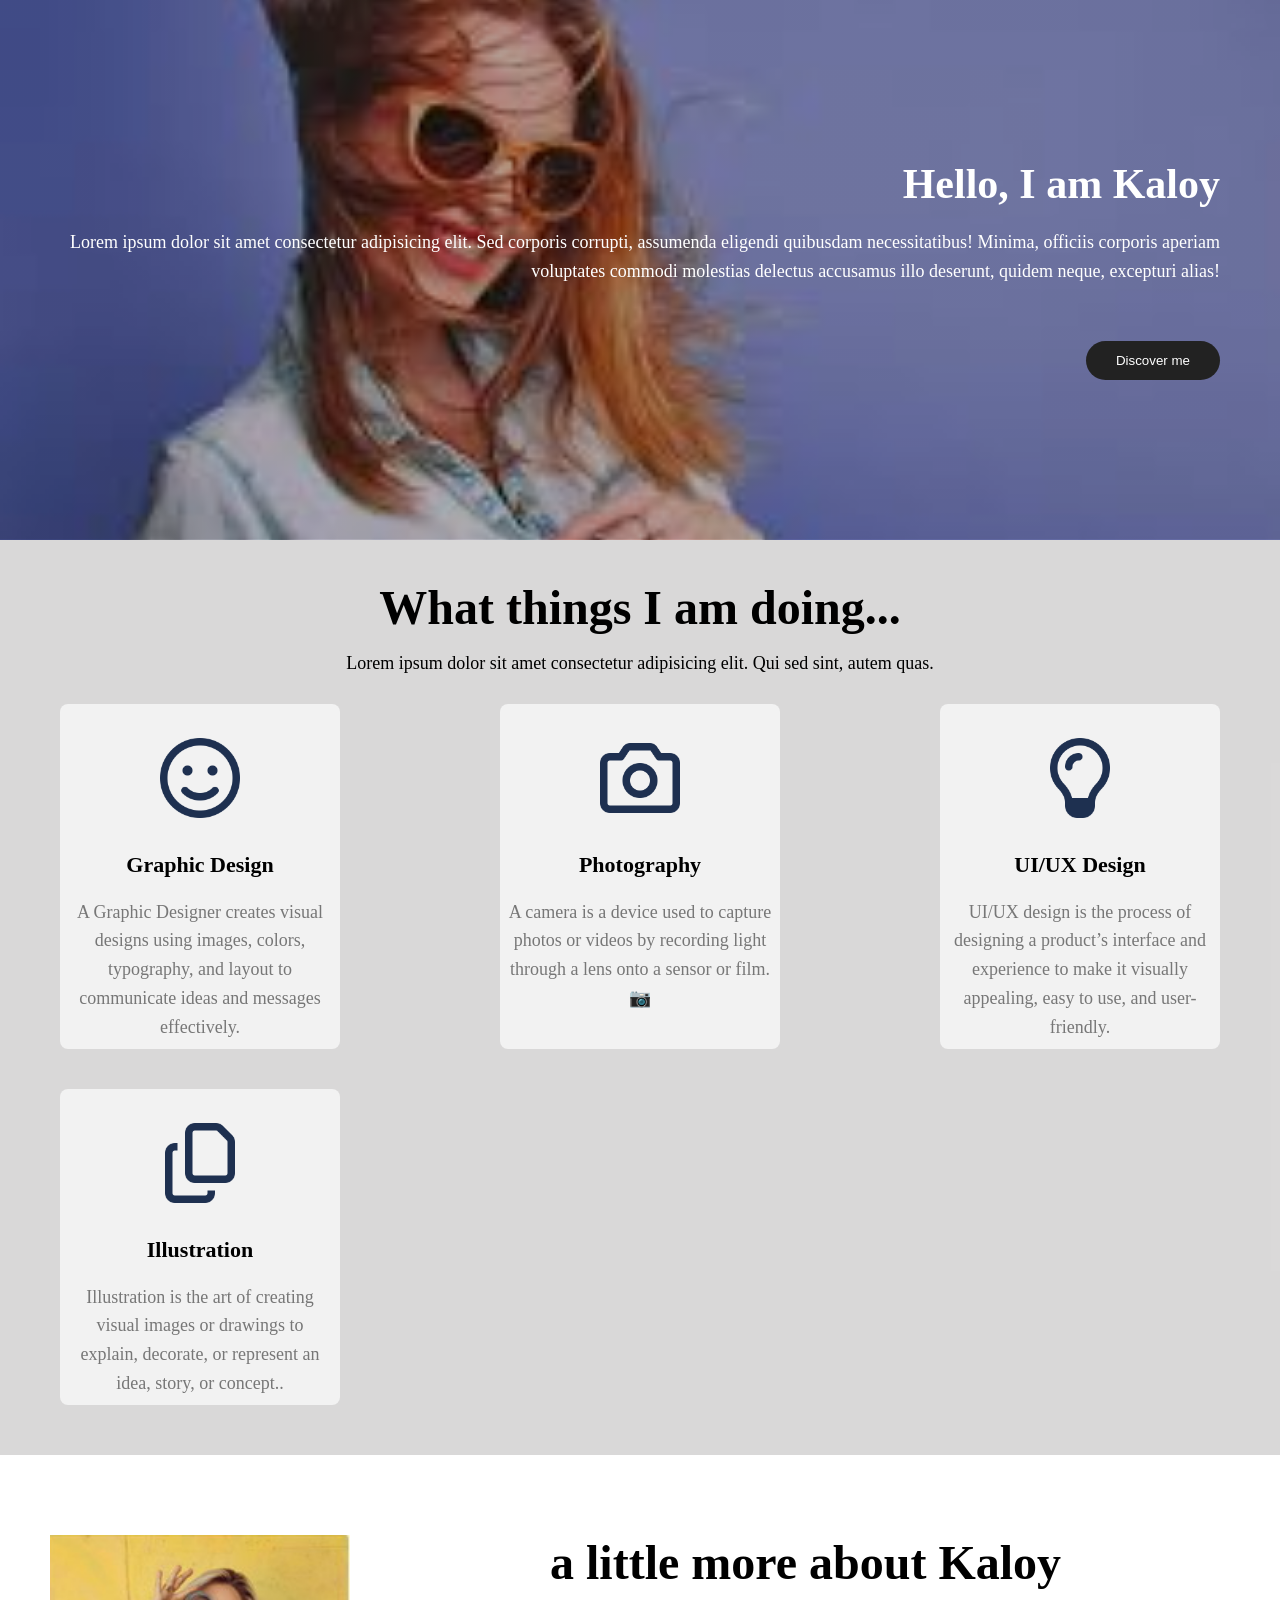
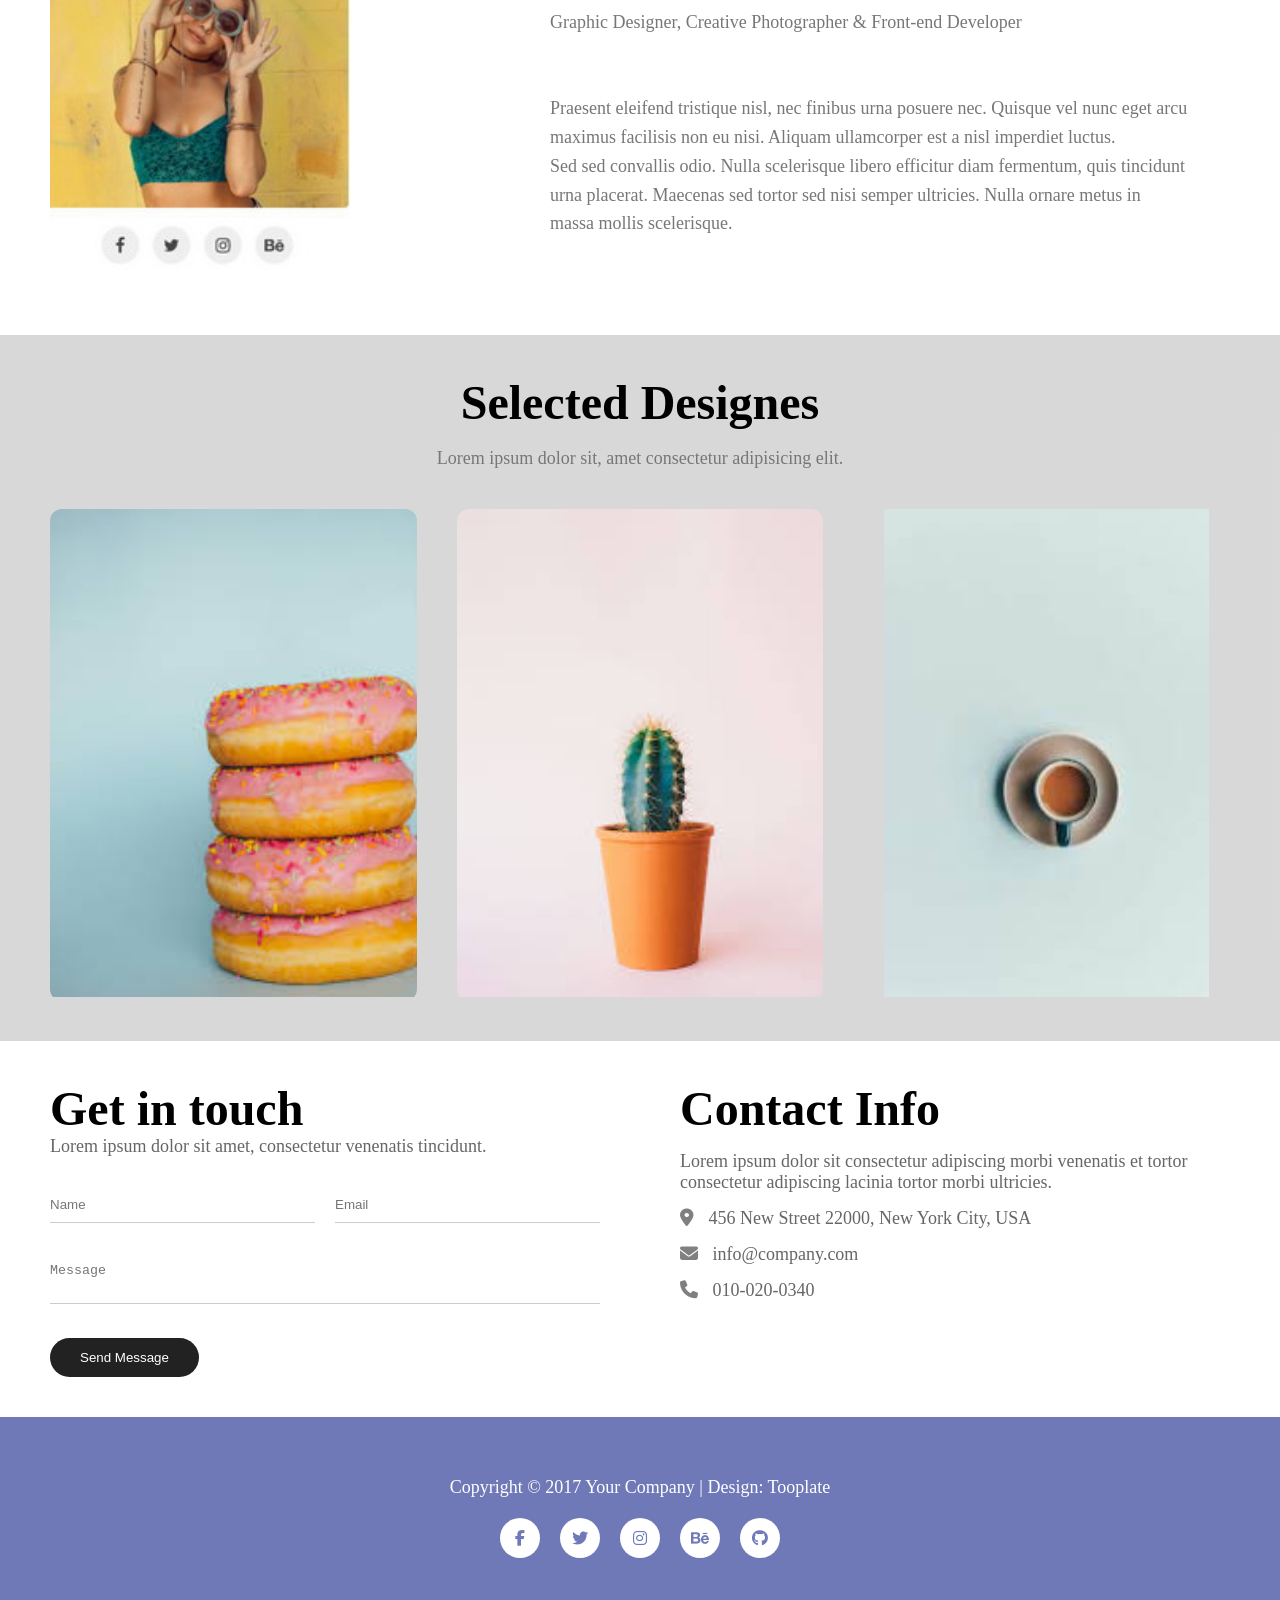
<file: portfolio/index.html>
<!DOCTYPE html>

<head>
    <link rel="stylesheet" href="index.css" />
    <link rel="stylesheet" href="https://cdnjs.cloudflare.com/ajax/libs/font-awesome/6.5.0/css/all.min.css">

    <meta name="viewport" content="width=device-width, initial-scale=1.0">
</head>

<body>

    <div class="imgdiv">
        <div class="d">
            <div class="first">
                <h1>Hello, I am Kaloy</h1>
                <p>Lorem ipsum dolor sit amet consectetur adipisicing elit. Sed corporis corrupti, assumenda eligendi quibusdam necessitatibus! Minima, officiis corporis aperiam voluptates commodi molestias delectus accusamus illo deserunt, quidem neque, excepturi alias!</p>
                <button class="btn">Discover me</button>
            </div>
        </div>
    </div>
    <!-- Second section ------------------------------------------------------- -->
    <div class="carddiv">
        <div class="d1">
            <h2>What things I am doing...</h2><br>
            <p>Lorem ipsum dolor sit amet consectetur adipisicing elit. Qui sed sint, autem quas.</p>

            <div class="cards">

                <div class="card">
                    <img src="image/smiley.png" alt="">
                    <h3>Graphic Design</h3>
                    <p>A Graphic Designer creates visual designs using images, colors, typography, and layout to communicate ideas and messages effectively.</p>
                </div>

                <div class="card">
                    <img src="image/camera.png" alt="">
                    <h3>Photography</h3>
                    <p>A camera is a device used to capture photos or videos by recording light through a lens onto a sensor or film. 📷</p>
                </div>

                <div class="card">
                    <img src="image/bulb.png" alt="">
                    <h3>UI/UX Design</h3>
                    <p>UI/UX design is the process of designing a product’s interface and experience to make it visually appealing, easy to use, and user-friendly.</p>
                </div>

                <div class="card">
                    <img src="image/copy.png" alt="">
                    <h3>Illustration</h3>
                    <p>Illustration is the art of creating visual images or drawings to explain, decorate, or represent an idea, story, or concept..</p>
                </div>
            </div>
        </div>
    </div>
    <!-- Third section ------------------------------------------------------- -->
    <div class="thirddiv">
        <div class="d2">
            <div class="thirdimg">
                <div class="about-img">
                    <img src="image/a.png" alt="">
                </div>
                <div class="about-text">
                    <h2> a little more about Kaloy </h2><br>
                    <p>Graphic Designer, Creative Photographer & Front-end Developer <br><br><br>
                        Praesent eleifend tristique nisl, nec finibus urna posuere nec. Quisque vel nunc eget arcu <br>
                        maximus facilisis non eu nisi. Aliquam ullamcorper est a nisl imperdiet luctus.</p>

                    <p>Sed sed convallis odio. Nulla scelerisque libero efficitur diam fermentum, quis tincidunt <br>
                        urna placerat. Maecenas sed tortor sed nisi semper ultricies. Nulla ornare metus in <br>
                        massa mollis scelerisque.</p>
                </div>
            </div>
        </div>

    </div>
    <!-- Fourth section ------------------------------------------------------- -->
    <div class="fouthdiv">
        <div class="d3">
            <h1>Selected Designes</h1><br>
            <p>Lorem ipsum dolor sit, amet consectetur adipisicing elit. </p>
            <div class="cards2">

                <div class="card2">
                    <img src="image/Bread.jpg" alt="">
                </div>

                <div class="card2">
                    <img src="image/octus.jpg" alt="">
                </div>

                <div class="card2">
                    <img src="image/tea.jpg" alt="">
                </div>

            </div>

        </div>


    </div>
    <!-- Fifth section ------------------------------------------------------- -->
    <div class="formdiv">
        <div class="d4">
            <div class="form-container">

                <div class="form-left">

                    <h1>Get in touch</h1>
                    <p>Lorem ipsum dolor sit amet, consectetur venenatis tincidunt.</p>

                    <form>

                        <div class="input-row">
                            <input type="text" placeholder="Name">
                            <input type="email" placeholder="Email">
                        </div>

                        <textarea placeholder="Message"></textarea>

                        <button type="submit">Send Message</button>

                    </form>

                </div>


                <div class="form-right">

                    <h2>Contact Info</h2>

                    <p>Lorem ipsum dolor sit consectetur adipiscing morbi venenatis et tortor consectetur adipiscing
                        lacinia tortor morbi ultricies.</p>

                    <div class="info">
                        <p><i class="fa-solid fa-location-dot"></i> 456 New Street 22000, New York City, USA</p>

                        <p><i class="fa-solid fa-envelope"></i> info@company.com</p>

                        <p><i class="fa-solid fa-phone"></i> 010-020-0340</p>
                    </div>

                </div>

            </div>

        </div>
    </div>
    <!-- Footer section ------------------------------------------------------- -->
    <div class="footer">
        <p>Copyright © 2017 Your Company | Design: Tooplate</p>

        <div class="social-icons">
            <a href="#"><i class="fa-brands fa-facebook-f"></i></a>
            <a href="#"><i class="fa-brands fa-twitter"></i></a>
            <a href="#"><i class="fa-brands fa-instagram"></i></a>
            <a href="#"><i class="fa-brands fa-behance"></i></a>
            <a href="#"><i class="fa-brands fa-github"></i></a>
        </div>


    </div>
</body>

</html>
</file>
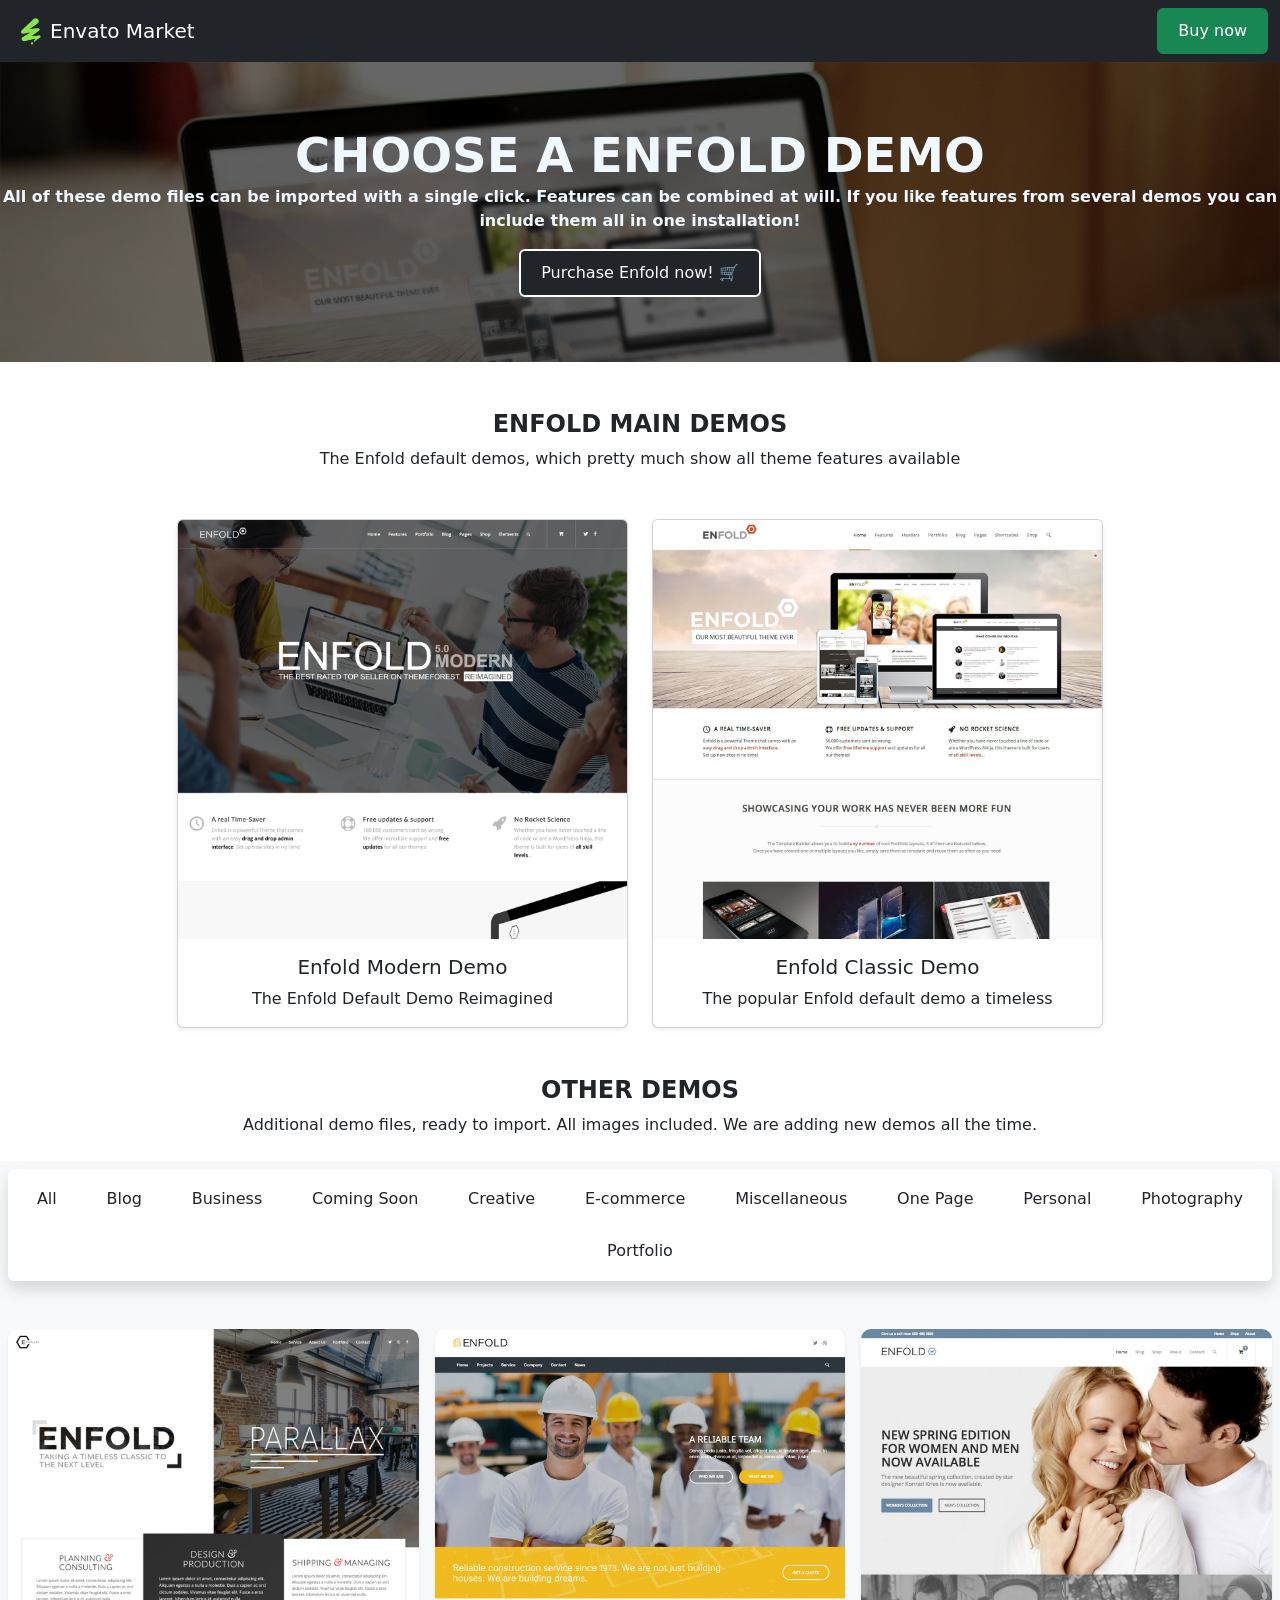
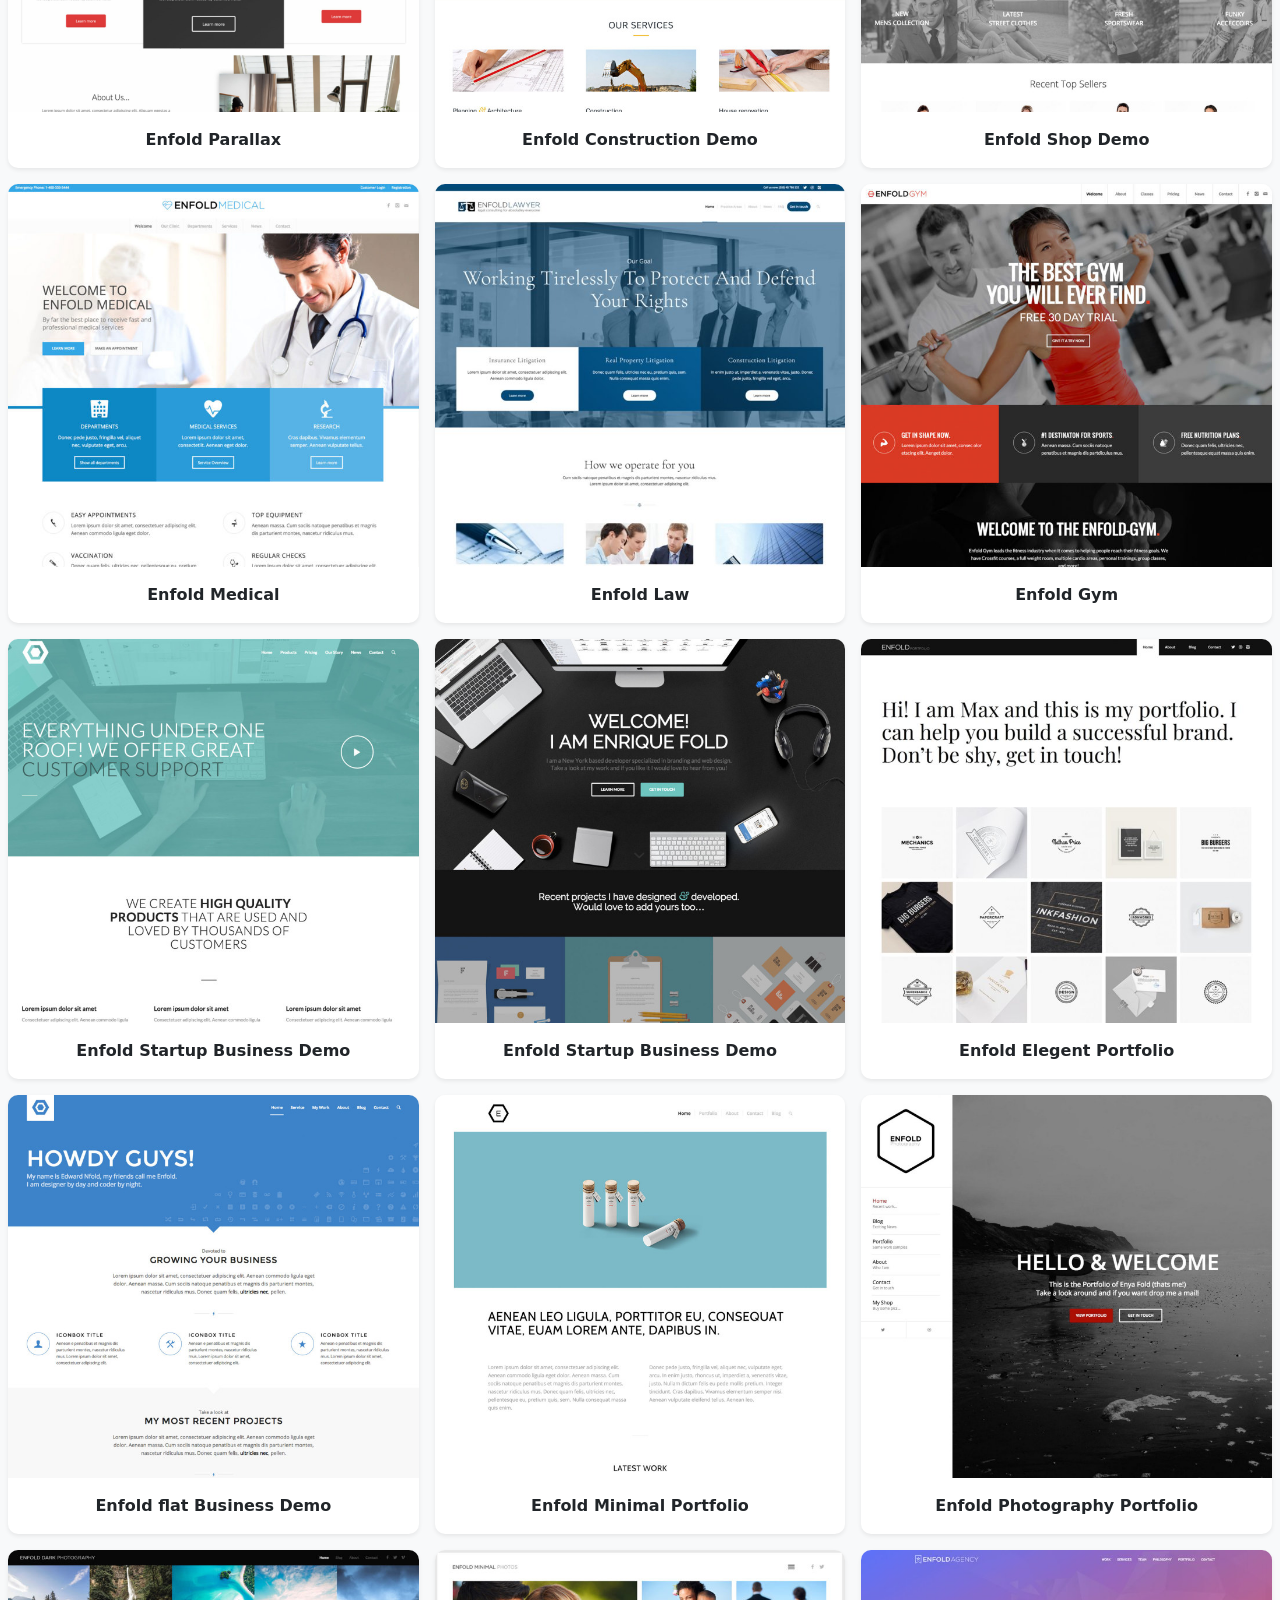
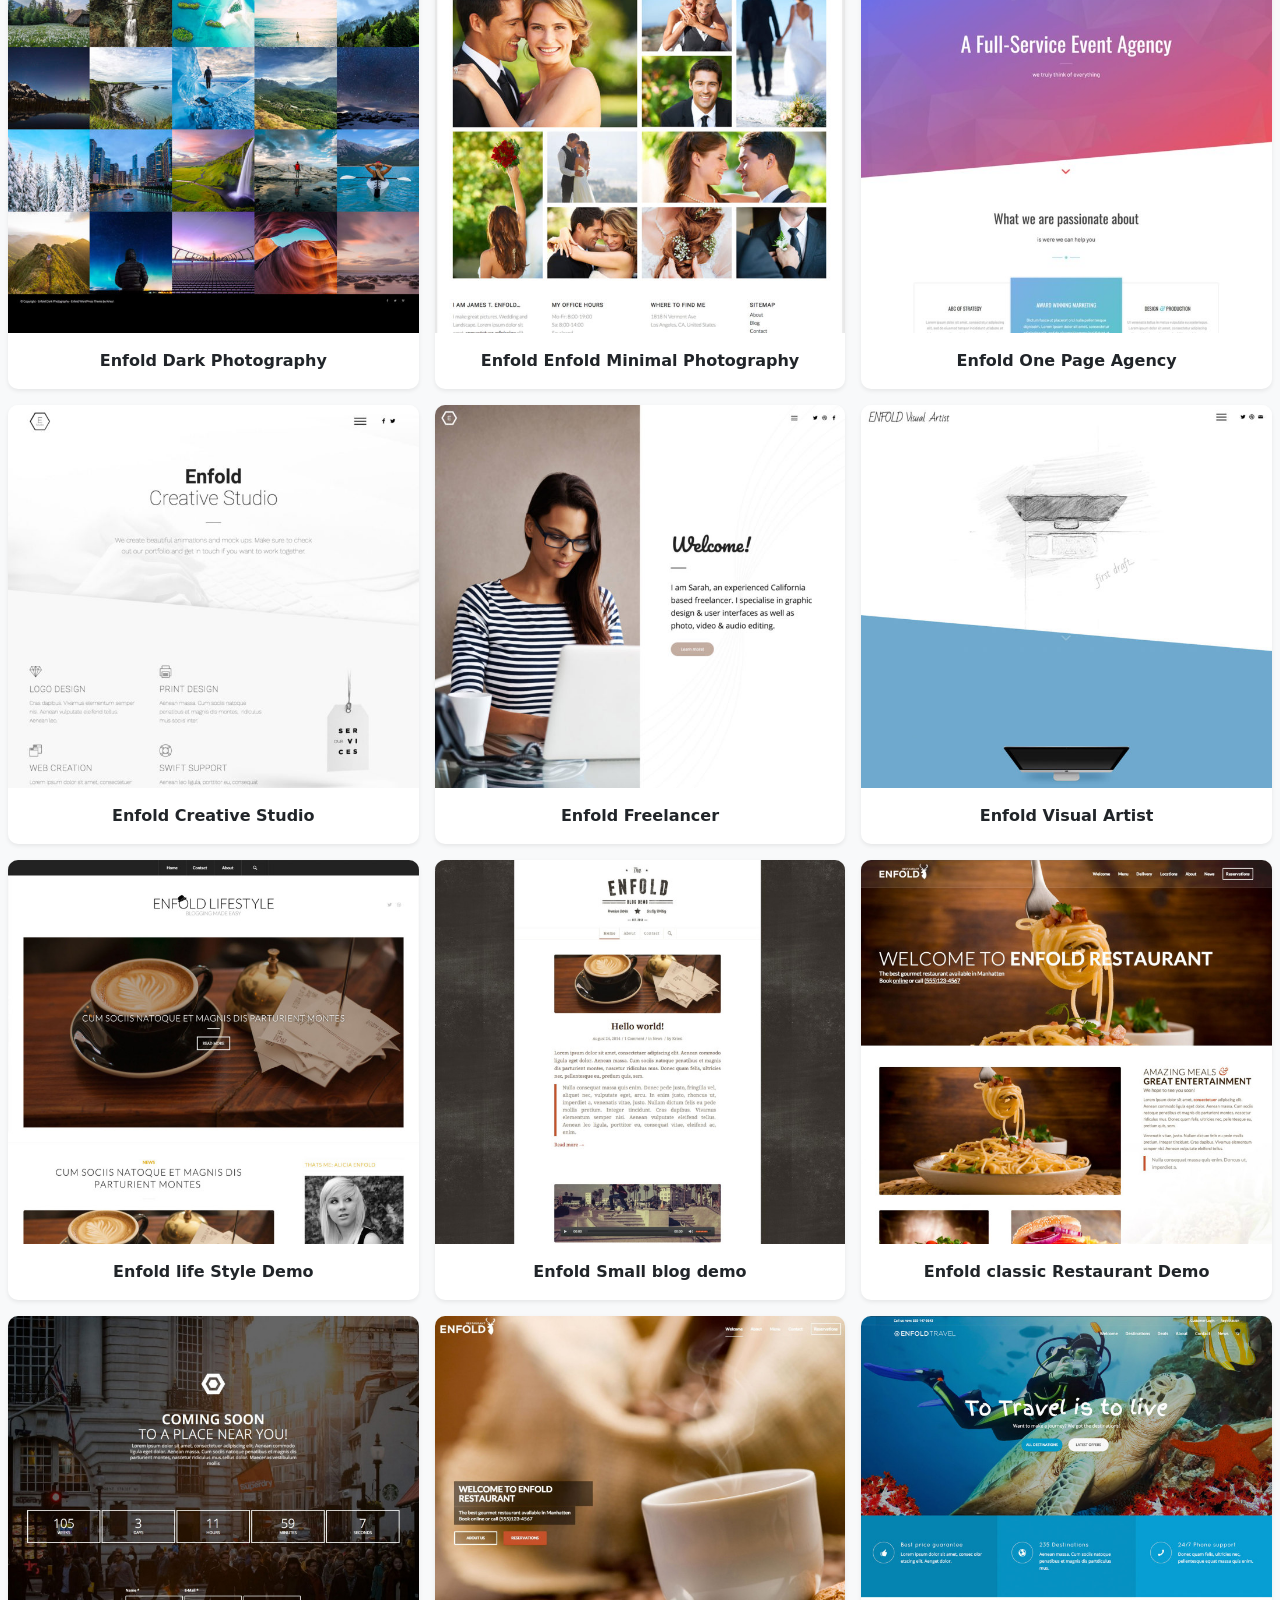
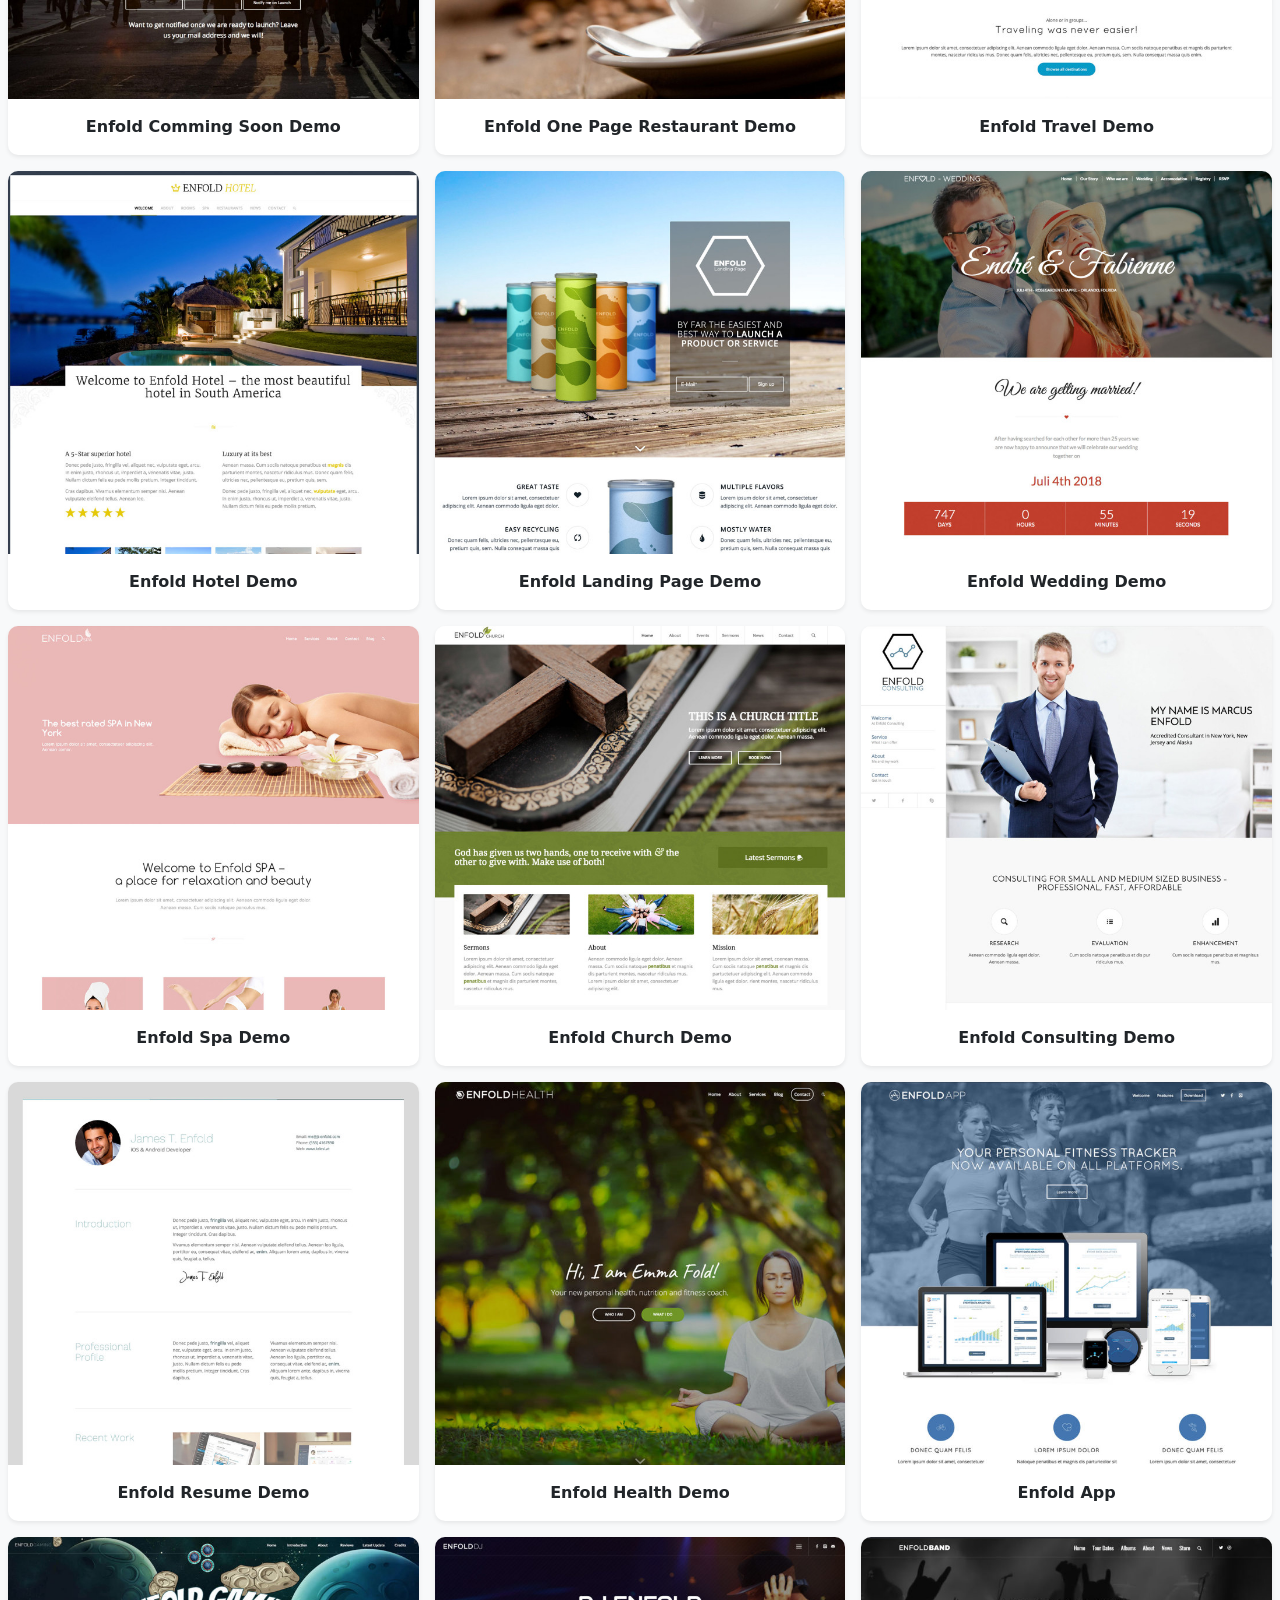
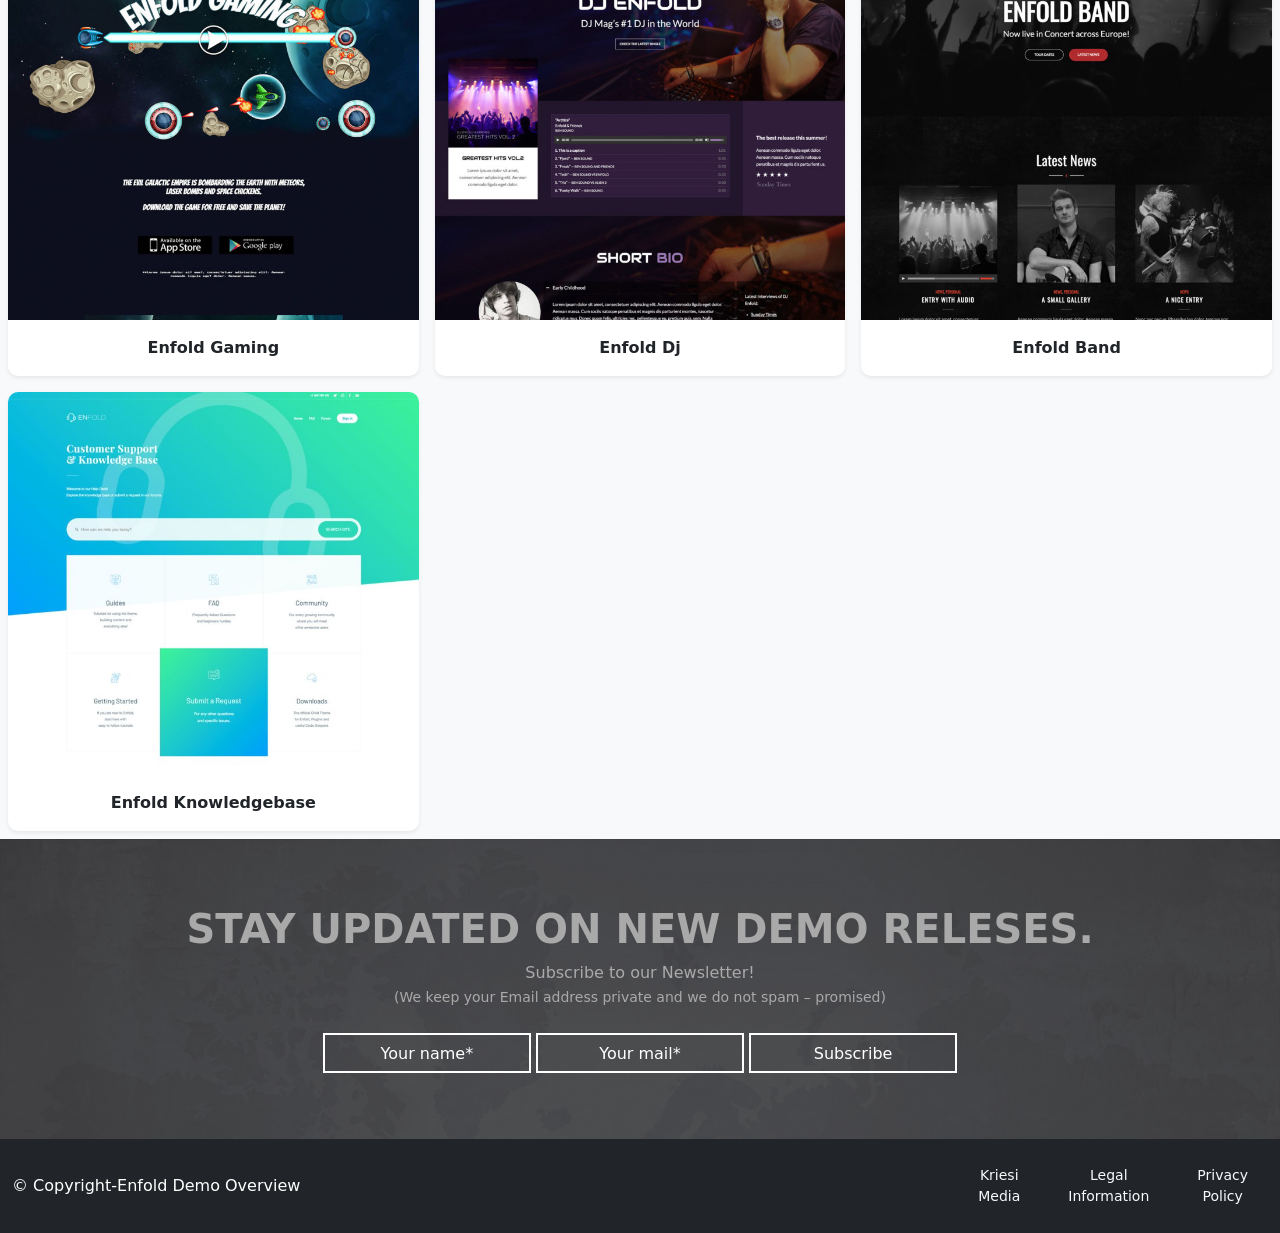
<file: Task_2/index.html>
<!doctype html>
<html lang="en">

<head>
    <!-- Required meta tags -->
    <meta charset="utf-8">
    <meta name="viewport" content="width=device-width, initial-scale=1">

    <!-- Bootstrap CSS -->
    <link href="https://cdn.jsdelivr.net/npm/bootstrap@5.0.2/dist/css/bootstrap.min.css" rel="stylesheet"
        integrity="sha384-EVSTQN3/azprG1Anm3QDgpJLIm9Nao0Yz1ztcQTwFspd3yD65VohhpuuCOmLASjC" crossorigin="anonymous">

    <title>Website</title>

    <style>
        .bg-image {
            position: relative;
            background-image: url(banner.jpg);
            height: 300px;
            background-repeat: no-repeat;
            background-size: cover;

            display: flex;
            align-items: center;
            justify-content: center;
            text-align: center;
            color: white;
            /* text color */
        }

        /* Overlay */
        .bg-image::before {
            content: "";
            position: absolute;
            top: 0;
            left: 0;
            width: 100%;
            height: 100%;

            /* Increase darkness: change alpha from 0.5 → 0.6 or 0.7 */
            background: rgba(0, 0, 0, 0.6);
            z-index: 1;
        }

        /* Content above overlay */
        .bg-image .card-bodycolor {
            position: relative;
            z-index: 2;

        }

        /* second image */
        .bg-image1 {
            position: relative;
            background-image: url(text_bg.jpg);
            height: 300px;
            background-repeat: no-repeat;
            background-size: cover;

            display: flex;
            align-items: center;
            justify-content: center;
            text-align: center;
            color: white;
        }

        /* Overlay */
        .bg-image1::before {
            content: "";
            position: absolute;
            top: 0;
            left: 0;
            width: 100%;
            height: 100%;

            background: rgba(86, 84, 84, 0.5);
            z-index: 1;
        }

        /* 👇 IMPORTANT: content above overlay */
        .bg-image1 .card-bodycolor {
            position: relative;
            z-index: 2;
        }


        .cardMain {
            display: flex;
            align-items: center;
            justify-content: center;
            gap: 20px;
            height: auto;
            display: flex;

            padding: 20px;
        }

        .hover-card {
            transition: transform 0.3s, box-shadow 0.3s;
            border-radius: 10px;
            overflow: hidden;
        }

        .hover-card:hover {
            transform: translateY(-10px);
            box-shadow: 0 10px 20px rgba(0, 0, 0, 0.2);
        }

        .btn {
            padding: 10px 20px;
            border: 1px solidwhite;

            transition: transform 0.2s, background-color 0.2s;
        }

        .btn:hover {
            transform: translateY(-2px);
            background-color: #343a40 !important;

        }

        .card-img-cover {
            width: 100%;

            /* Adjust height as needed */
            object-fit: cover;
            /* Ensures image fully covers the card area */
            width: 100%;
            height: auto;
        }

        .textbox {
            background-color: transparent;
            border: 2px solid white;
            height: 40px;
            color: aliceblue;
            gap: 20px;
            text-align: center;


        }

        input::placeholder {
            color: #fff;
        }

        @media (max-width: 476px) {
            .cardMain {
                display: flex;
                flex-direction: column;

            }

            .textbox {
                margin: 10px 0 10px 0;
            }
        }
    </style>


</head>

<body>
    <!-- navbar -->
    <nav class="navbar navbar-light bg-dark opacity display-6 display-md-5">
        <div class="container-fluid gpa">
            <a class="navbar-brand d-flex align-items-center text-white" href="">
                <!-- Logo Image -->
                <img src="logo.png" alt="Envato Market" width="30" height="30"
                    class="d-inline-block align-text-top me-2">
                <!-- Site Name -->
                Envato Market
            </a>

            <form class="d-flex">
                <button class="btn btn-success" type="submit">Buy now</button>
            </form>
        </div>
    </nav>

    <!-- Second div -->
    <div class="text-center bg-dark bg-image" style="color: aliceblue; ">

        <div class="card-bodycolor ">
            <h1 class="card-title display-5 fw-bold">CHOOSE A ENFOLD DEMO </h1>
            <p class="card-text display- fw-bold ">All of these demo files can be imported with a single click.
                Features can be combined at will. If you like features from several demos you can include them all in
                one installation!</p>
            <a href="#" class="btn btn-light bg-dark  d-hover-inline" "
                style=" color: rgb(250, 251, 252); border: 2px solid white;">Purchase
                Enfold now! 🛒</a>
        </div>
    </div>

    <!-- third div -->
    <div class="d-flex flex-column align-items-center justify-content-center text-center mt-5 mb-3 px-3">

        <h2 class="fw-bold fs-4 fs-md-3">
            ENFOLD MAIN DEMOS
        </h2>

        <p class="card-text fs-6 fs-md-5">
            The Enfold default demos, which pretty much show all theme features available
        </p>

    </div>
    <div class="container my-5">
        <div class="row justify-content-center g-4">

            <!-- Card 1 -->
            <div class="col-12 col-sm-6 col-lg-5">
                <div class="card h-100 shadow-sm">
                    <img src="card1.png" class="card-img-top" alt="">
                    <div class="card-body text-center">
                        <h5>Enfold Modern Demo</h5>
                        <p class="card-text">The Enfold Default Demo Reimagined</p>
                    </div>
                </div>
            </div>

            <!-- Card 2 -->
            <div class="col-12 col-sm-6 col-lg-5">
                <div class="card h-100 shadow-sm">
                    <img src="card2.jpg" class="card-img-top" alt="">
                    <div class="card-body text-center">
                        <h5>Enfold Classic Demo</h5>
                        <p class="card-text">The popular Enfold default demo a timeless</p>
                    </div>
                </div>
            </div>

        </div>
    </div>

    <div class="d-flex flex-column align-items-center justify-content-center text-center mt-5 mb-3 px-3">

        <h2 class="fw-bold fs-4 fs-md-3">
            OTHER DEMOS
        </h2>

        <p class="card-text fs-6 fs-md-5">
            Additional demo files, ready to import. All images included.
            We are adding new demos all the time.
        </p>

    </div>

    <div class="container-fluid bg-light mt-4  p-2">
        <div class="d-flex container-fluid p-2 bg-white rounded shadow  flex-wrap gap-2 justify-content-center">

            <button class="btn btn-white flex-fill border-0">All</button>
            <button class="btn btn-outline-dark flex-fill border-0">Blog</button>
            <button class="btn btn-outline-dark flex-fill border-0">Business</button>
            <button class="btn btn-outline-dark flex-fill border-0">Coming Soon</button>
            <button class="btn btn-outline-dark flex-fill border-0">Creative</button>
            <button class="btn btn-outline-dark flex-fill border-0">E-commerce</button>
            <button class="btn btn-outline-dark flex-fill border-0">Miscellaneous</button>
            <button class="btn btn-outline-dark flex-fill border-0">One Page</button>
            <button class="btn btn-outline-dark flex-fill border-0">Personal</button>
            <button class="btn btn-outline-dark flex-fill border-0">Photography</button>
            <button class="btn btn-outline-dark flex-fill border-0">Portfolio</button>

        </div>


        <!-- Image Grid -->
        <div class="container-fluid  mt-5 px-0">
            <div class="row g-3">

                <!-- Card 1 -->
                <div class="col-12 col-md-4">
                    <div class="card border-0 shadow-sm text-center hover-card">
                        <img src="a.jpg" class="card-img-top card-img-cover" alt="Label 1">
                        <div class="card-body">
                            <p class="card-text fw-bold">Enfold Parallax</p>
                        </div>
                    </div>
                </div>

                <!-- Card 2 -->
                <div class="col-12 col-md-4">
                    <div class="card border-0 shadow-sm text-center hover-card">
                        <img src="b.jpg" class="card-img-top card-img-cover" alt="Label 2">
                        <div class="card-body">
                            <p class="card-text fw-bold">Enfold Construction Demo</p>
                        </div>
                    </div>
                </div>

                <!-- Card 3 -->
                <div class="col-12 col-md-4">
                    <div class="card border-0 shadow-sm text-center hover-card">
                        <img src="c.jpg" class="card-img-top card-img-cover" alt="Label 3">
                        <div class="card-body">
                            <p class="card-text fw-bold">Enfold Shop Demo</p>
                        </div>
                    </div>
                </div>

                <div class="col-12 col-md-4">
                    <div class="card border-0 shadow-sm text-center hover-card">
                        <img src="d.jpg" class="card-img-top card-img-cover" alt="Label 3">
                        <div class="card-body">
                            <p class="card-text fw-bold">Enfold Medical</p>
                        </div>
                    </div>
                </div>

                <div class="col-12 col-md-4">
                    <div class="card border-0 shadow-sm text-center hover-card">
                        <img src="e.jpg" class="card-img-top card-img-cover" alt="Label 3">
                        <div class="card-body">
                            <p class="card-text fw-bold">Enfold Law</p>
                        </div>
                    </div>
                </div>

                <div class="col-12 col-md-4">
                    <div class="card border-0 shadow-sm text-center hover-card">
                        <img src="f.jpg" class="card-img-top card-img-cover" alt="Label 3">
                        <div class="card-body">
                            <p class="card-text fw-bold">Enfold Gym</p>
                        </div>
                    </div>
                </div>

                <div class="col-12 col-md-4">
                    <div class="card border-0 shadow-sm text-center hover-card">
                        <img src="g.jpg" class="card-img-top card-img-cover" alt="Label 3">
                        <div class="card-body">
                            <p class="card-text fw-bold">Enfold Startup Business Demo</p>
                        </div>
                    </div>
                </div>

                <div class="col-12 col-md-4">
                    <div class="card border-0 shadow-sm text-center hover-card">
                        <img src="missing.jpg" class="card-img-top card-img-cover" alt="Label 3">
                        <div class="card-body">
                            <p class="card-text fw-bold">Enfold Startup Business Demo</p>
                        </div>
                    </div>
                </div>

                <div class="col-12 col-md-4">
                    <div class="card border-0 shadow-sm text-center hover-card">
                        <img src="h.jpg" class="card-img-top card-img-cover" alt="Label 3">
                        <div class="card-body">
                            <p class="card-text fw-bold">Enfold Elegent Portfolio</p>
                        </div>
                    </div>
                </div>

                <div class="col-12 col-md-4">
                    <div class="card border-0 shadow-sm text-center hover-card">
                        <img src="i.jpg" class="card-img-top card-img-cover" alt="Label 3">
                        <div class="card-body">
                            <p class="card-text fw-bold">Enfold flat Business Demo</p>
                        </div>
                    </div>
                </div>

                <div class="col-12 col-md-4">
                    <div class="card border-0 shadow-sm text-center hover-card">
                        <img src="j.jpg" class="card-img-top card-img-cover" alt="Label 3">
                        <div class="card-body">
                            <p class="card-text fw-bold">Enfold Minimal Portfolio</p>
                        </div>
                    </div>
                </div>

                <div class="col-12 col-md-4">
                    <div class="card border-0 shadow-sm text-center hover-card">
                        <img src="k.jpg" class="card-img-top card-img-cover" alt="Label 3">
                        <div class="card-body">
                            <p class="card-text fw-bold">Enfold Photography Portfolio</p>
                        </div>
                    </div>
                </div>

                <div class="col-12 col-md-4">
                    <div class="card border-0 shadow-sm text-center hover-card">
                        <img src="l.jpg" class="card-img-top card-img-cover" alt="Label 3">
                        <div class="card-body">
                            <p class="card-text fw-bold">Enfold Dark Photography</p>
                        </div>
                    </div>
                </div>

                <div class="col-12 col-md-4">
                    <div class="card border-0 shadow-sm text-center hover-card">
                        <img src="m.jpg" class="card-img-top card-img-cover" alt="Label 3">
                        <div class="card-body">
                            <p class="card-text fw-bold">Enfold Enfold Minimal Photography</p>
                        </div>
                    </div>
                </div>

                <div class="col-12 col-md-4">
                    <div class="card border-0 shadow-sm text-center hover-card">
                        <img src="n.jpg" class="card-img-top card-img-cover" alt="Label 3">
                        <div class="card-body">
                            <p class="card-text fw-bold">Enfold One Page Agency</p>
                        </div>
                    </div>
                </div>

                <div class="col-12 col-md-4">
                    <div class="card border-0 shadow-sm text-center hover-card">
                        <img src="o.jpg" class="card-img-top card-img-cover" alt="Label 3">
                        <div class="card-body">
                            <p class="card-text fw-bold">Enfold Creative Studio</p>
                        </div>
                    </div>
                </div>

                <div class="col-12 col-md-4">
                    <div class="card border-0 shadow-sm text-center hover-card">
                        <img src="p.jpg" class="card-img-top card-img-cover" alt="Label 3">
                        <div class="card-body">
                            <p class="card-text fw-bold">Enfold Freelancer</p>
                        </div>
                    </div>
                </div>

                <div class="col-12 col-md-4">
                    <div class="card border-0 shadow-sm text-center hover-card">
                        <img src="q.jpg" class="card-img-top card-img-cover" alt="Label 3">
                        <div class="card-body">
                            <p class="card-text fw-bold">Enfold Visual Artist</p>
                        </div>
                    </div>
                </div>

                <div class="col-12 col-md-4">
                    <div class="card border-0 shadow-sm text-center hover-card">
                        <img src="r.jpg" class="card-img-top card-img-cover" alt="Label 3">
                        <div class="card-body">
                            <p class="card-text fw-bold">Enfold life Style Demo</p>
                        </div>
                    </div>
                </div>

                <div class="col-12 col-md-4">
                    <div class="card border-0 shadow-sm text-center hover-card">
                        <img src="s.jpg" class="card-img-top card-img-cover" alt="Label 3">
                        <div class="card-body">
                            <p class="card-text fw-bold">Enfold Small blog demo</p>
                        </div>
                    </div>
                </div>

                <div class="col-12 col-md-4">
                    <div class="card border-0 shadow-sm text-center hover-card">
                        <img src="t.jpg" class="card-img-top card-img-cover" alt="Label 3">
                        <div class="card-body">
                            <p class="card-text fw-bold">Enfold classic Restaurant Demo</p>
                        </div>
                    </div>
                </div>

                <div class="col-12 col-md-4">
                    <div class="card border-0 shadow-sm text-center hover-card">
                        <img src="u.jpg" class="card-img-top card-img-cover" alt="Label 3">
                        <div class="card-body">
                            <p class="card-text fw-bold">Enfold Comming Soon Demo</p>
                        </div>
                    </div>
                </div>

                <div class="col-12 col-md-4">
                    <div class="card border-0 shadow-sm text-center hover-card">
                        <img src="v.jpg" class="card-img-top card-img-cover" alt="Label 3">
                        <div class="card-body">
                            <p class="card-text fw-bold">Enfold One Page Restaurant Demo</p>
                        </div>
                    </div>
                </div>

                <div class="col-12 col-md-4">
                    <div class="card border-0 shadow-sm text-center hover-card">
                        <img src="w.jpg" class="card-img-top card-img-cover" alt="Label 3">
                        <div class="card-body">
                            <p class="card-text fw-bold">Enfold Travel Demo</p>
                        </div>
                    </div>
                </div>

                <div class="col-12 col-md-4">
                    <div class="card border-0 shadow-sm text-center hover-card">
                        <img src="x.jpg" class="card-img-top card-img-cover" alt="Label 3">
                        <div class="card-body">
                            <p class="card-text fw-bold">Enfold Hotel Demo</p>
                        </div>
                    </div>
                </div>

                <div class="col-12 col-md-4">
                    <div class="card border-0 shadow-sm text-center hover-card">
                        <img src="y.jpg" class="card-img-top card-img-cover" alt="Label 3">
                        <div class="card-body">
                            <p class="card-text fw-bold">Enfold Landing Page Demo</p>
                        </div>
                    </div>
                </div>

                <div class="col-12 col-md-4">
                    <div class="card border-0 shadow-sm text-center hover-card">
                        <img src="z.jpg" class="card-img-top card-img-cover" alt="Label 3">
                        <div class="card-body">
                            <p class="card-text fw-bold">Enfold Wedding Demo</p>
                        </div>
                    </div>
                </div>

                <div class="col-12 col-md-4">
                    <div class="card border-0 shadow-sm text-center hover-card">
                        <img src="1.jpg" class="card-img-top card-img-cover" alt="Label 3">
                        <div class="card-body">
                            <p class="card-text fw-bold">Enfold Spa Demo</p>
                        </div>
                    </div>
                </div>

                <div class="col-12 col-md-4">
                    <div class="card border-0 shadow-sm text-center hover-card">
                        <img src="2.jpg" class="card-img-top card-img-cover" alt="Label 3">
                        <div class="card-body">
                            <p class="card-text fw-bold">Enfold Church Demo</p>
                        </div>
                    </div>
                </div>

                <div class="col-12 col-md-4">
                    <div class="card border-0 shadow-sm text-center hover-card">
                        <img src="3.jpg" class="card-img-top card-img-cover" alt="Label 3">
                        <div class="card-body">
                            <p class="card-text fw-bold">Enfold Consulting Demo</p>
                        </div>
                    </div>
                </div>

                <div class="col-12 col-md-4">
                    <div class="card border-0 shadow-sm text-center hover-card">
                        <img src="4.jpg" class="card-img-top card-img-cover" alt="Label 3">
                        <div class="card-body">
                            <p class="card-text fw-bold">Enfold Resume Demo</p>
                        </div>
                    </div>
                </div>

                <div class="col-12 col-md-4">
                    <div class="card border-0 shadow-sm text-center hover-card">
                        <img src="5.jpg" class="card-img-top card-img-cover" alt="Label 3">
                        <div class="card-body">
                            <p class="card-text fw-bold">Enfold Health Demo</p>
                        </div>
                    </div>
                </div>

                <div class="col-12 col-md-4">
                    <div class="card border-0 shadow-sm text-center hover-card">
                        <img src="6.jpg" class="card-img-top card-img-cover" alt="Label 3">
                        <div class="card-body">
                            <p class="card-text fw-bold">Enfold App</p>
                        </div>
                    </div>
                </div>

                <div class="col-12 col-md-4">
                    <div class="card border-0 shadow-sm text-center hover-card">
                        <img src="7.jpg" class="card-img-top card-img-cover" alt="Label 3">
                        <div class="card-body">
                            <p class="card-text fw-bold">Enfold Gaming</p>
                        </div>
                    </div>
                </div>

                <div class="col-12 col-md-4">
                    <div class="card border-0 shadow-sm text-center hover-card">
                        <img src="8.jpg" class="card-img-top card-img-cover" alt="Label 3">
                        <div class="card-body">
                            <p class="card-text fw-bold">Enfold Dj</p>
                        </div>
                    </div>
                </div>

                <div class="col-12 col-md-4">
                    <div class="card border-0 shadow-sm text-center hover-card">
                        <img src="9.jpg" class="card-img-top card-img-cover" alt="Label 3">
                        <div class="card-body">
                            <p class="card-text fw-bold">Enfold Band</p>
                        </div>
                    </div>
                </div>

                <div class="col-12 col-md-4">
                    <div class="card border-0 shadow-sm text-center hover-card">
                        <img src="10.jpg" class="card-img-top card-img-cover" alt="Label 3">
                        <div class="card-body">
                            <p class="card-text fw-bold">Enfold Knowledgebase</p>
                        </div>
                    </div>
                </div>

            </div>
        </div>
    </div>

    <div class="text-center bg-dark bg-image1 py-4">

        <div class="container">

            <!-- Newsletter Heading and Description -->
            <h1 class="text-white fw-bold mb-2">STAY UPDATED ON NEW DEMO RELESES.</h1>
            <p class="text-white mb-4">
                Subscribe to our Newsletter!<br>
                <small>(We keep your Email address private and we do not spam – promised)</small>
            </p>

            <!-- Existing Textboxes (unchanged) -->
            <div class="card-bodycolor">
                <input type="text" class="textbox" placeholder="Your name*">
                <input type="text" class="textbox" placeholder="Your mail*">
                <input type="mail" class="textbox" placeholder="Subscribe">
            </div>

        </div>
    </div>

    <footer class="bg-dark text-white py-3 g-3">
        <div class="container-fluid">
            <div class="row align-items-center text-center text-md-start g-3">

                <!-- Left Side -->
                <div class="col-12 col-md-3">
                    <p class="mb-0">
                        © Copyright-Enfold Demo Overview
                    </p>
                </div>

                <!-- Middle Space -->
                <div class="d-none d-md-block col-md-6"></div>

                <!-- Right Side -->
                <div class="col-12 col-md-3">
                    <div class="d-flex flex-column flex-md-row justify-content-center justify-content-md-end gap-2">
                        <button class="btn btn-outline-light btn-sm border-0">Kriesi Media</button>
                        <button class="btn btn-outline-light btn-sm border-0">Legal Information</button>
                        <button class="btn btn-outline-light btn-sm border-0">Privacy Policy</button>
                    </div>
                </div>

            </div>
        </div>
    </footer>


    <!-- Optional JavaScript; choose one of the two! -->

    <!-- Option 1: Bootstrap Bundle with Popper -->
    <script src="https://cdn.jsdelivr.net/npm/bootstrap@5.0.2/dist/js/bootstrap.bundle.min.js"
        integrity="sha384-MrcW6ZMFYlzcLA8Nl+NtUVF0sA7MsXsP1UyJoMp4YLEuNSfAP+JcXn/tWtIaxVXM"
        crossorigin="anonymous"></script>

    <!-- Option 2: Separate Popper and Bootstrap JS -->
    <!--
    <script src="https://cdn.jsdelivr.net/npm/@popperjs/core@2.9.2/dist/umd/popper.min.js" integrity="sha384-IQsoLXl5PILFhosVNubq5LC7Qb9DXgDA9i+tQ8Zj3iwWAwPtgFTxbJ8NT4GN1R8p" crossorigin="anonymous"></script>
    <script src="https://cdn.jsdelivr.net/npm/bootstrap@5.0.2/dist/js/bootstrap.min.js" integrity="sha384-cVKIPhGWiC2Al4u+LWgxfKTRIcfu0JTxR+EQDz/bgldoEyl4H0zUF0QKbrJ0EcQF" crossorigin="anonymous"></script>
    -->
</body>

</html>
</file>
<file: portfolio/index.css>
* {
    margin: 0;
    padding: 0;
    box-sizing: border-box;
}

.imgdiv {

    width: 100%;
    /* height: 30%; */
    /* background-image: url("first.png"); */
    background-image:
        linear-gradient(rgba(0, 0, 0, 0.3), rgba(0, 0, 0, 0.3)),
        url("image/images.jpg");

    background-size: cover;
    background-position: center;
}

.d {

    max-width: 1400px;
    /* height: 70vh; */
    margin: auto;
    display: flex;
    justify-content: flex-end;
    align-items: center;
    /* padding: 10% 20%; */
    padding: 200px 60px;
}

.first {
    max-width: 100%;
    color: white;
    /* text color like image */
    /* padding-right: 120px; */
    text-align: end;

}

.first h1 {
    font-size: 80px;
    /* big heading */
    margin-bottom: 20px;

}

.first p {
    font-size: 18px;
    line-height: 1.6;
    margin-bottom: 25px;
    color: white;
}




.btn {
    margin-top: 30px;
    padding: 12px 30px;
    border: none;
    background: #222;
    color: white;
    border-radius: 30px;
    cursor: pointer;
    align-items: end;
}

.carddiv {
    width: 100%;
    /* height: 40%; */
    background-color: rgba(218, 217, 217, 0.979);
}

.d1 {
    max-width: 1400px;
    /* height: 55vh; */
    margin: auto;
    text-align: center;
    background-color: rgba(218, 217, 217, 0.979);
    padding: 40px 50px;
}

.d1 h2 {
    font-size: 48px;
}

.d1 p {
    font-size: 18px;
}

.cards {
    display: flex;
    justify-content: center;
    margin-top: 20px;
    flex-wrap: wrap;
    gap: 20px;
    justify-content: space-between;

}


.card {
    background: #f2f2f2;
    padding: 7px;
    width: 280px;
    padding-top: 24px;
    /* card width 
     min-height: 300px; */
    /*card height */
    border-radius: 8px;
    text-align: center;
    margin: 10px;
    transition: 0.3s

}
.card img {
   height: 100px;
   width: 100px;
}




.card:hover {
    background: gray;
    /* dark background */
    color: white;
    /* text color */
    transform: translateY(-10px);
    /* move card up */
}



.card h3 {
    font-size: 22px;
    margin: 20px 0;
}

.card p {
    color: #777777;
    font-size: 18px;
    line-height: 1.6;
}

.thirddiv {
    width: 100%;
    /* height: 40%; */
    background-color: white;

}

.d2 {
    max-width: 1400px;
    /* height: 55vh; */
    margin: auto;
    background-color: white;
    padding: 60px 50px;
}

.thirdimg {
    display: flex;
    justify-content: start;
    
    margin-top: 20px;

}

.about-img {
  
   
    width: 500px;
}
.about-img img {
    width: 300px;
}

.about-text h2 {
    font-size: 48px;
}

.about-text p {
    color: #777777;
    font-size: 18px;
    line-height: 1.6;
}

.fouthdiv {
    width: 100%;
    /* height: 40%; */
    background-color: rgba(218, 217, 217, 0.979);

}

.d3 {
    max-width: 1400px;
    margin: auto;
    text-align: center;
    background-color: rgba(218, 217, 217, 0.979);
    padding: 40px 50px;
}

.d3 h1 {
    font-size: 48px;
}

.d3 p {
    font-size: 18px;
    color: #777777;

}

.cards2 {
    display: flex;
    justify-content: center;
    gap: 40px;
    margin-top: 40px;
}


.card2 {
    width: 400px;

    position: relative;
    border-radius: 12px;
    overflow: hidden;
}

.card2 img {
    background-repeat: no-repeat;
    width: auto;
    height: 488px;
    background-size: cover;
}

/*===============================*/
.formdiv {
    width: 100%;
    /* height: 40%; */
    background-color: white;
}

.d4 {
    max-width: 1400px;
    margin: auto;
    /* text-align: center; */
    background-color: white;
    padding: 40px 50px;
}

.form-container {
    display: flex;
    gap: 80px;
    align-items: flex-start;
}

.form-left {
    flex: 1;
}

.form-left h1 {
    font-size: 48px;
}

.form-left p {
    font-size: 18px;
    color: #666;
    ;
}

.form-right {
    flex: 1;
}

.input-row {
    display: flex;
    gap: 20px;
    margin-top: 30px;
}

input {
    width: 100%;
    border: none;
    border-bottom: 1px solid #ccc;
    padding: 10px 0;
    outline: none;
}

textarea {
    width: 100%;
    border: none;
    border-bottom: 1px solid #ccc;
    padding: 10px 0;
    margin-top: 30px;
    /* height: 120px; */
    resize: none;
    outline: none;
}

button {
    margin-top: 30px;
    padding: 12px 30px;
    border: none;
    background: #222;
    color: white;
    border-radius: 30px;
    cursor: pointer;
}

.form-right h2 {
    font-size: 48px;
}

.form-right p {
    font-size: 18px;
    color: #666;
    margin-top: 15px;
}

.form-right i {
    color: gray;
    margin-right: 10px;
}

/*==================================*/

.footer {
    background: #6f79b8;
    text-align: center;
    padding: 60px 20px;
    color: white;
}

.footer p {
    margin-bottom: 20px;
    font-size: 18px;
}

.social-icons {
    display: flex;
    justify-content: center;
    gap: 20px;
}

.social-icons a {
    width: 40px;
    height: 40px;
    background: white;
    color: #6f79b8;
    border-radius: 50%;
    display: flex;
    justify-content: center;
    align-items: center;
    text-decoration: none;
    font-size: 16px;
    transition: 0.3s;
}

.social-icons a:hover {
    background: #222;
    color: white;
}

/*===================================*/
/* responsive ---------------------------*/
@media (max-width:1440px) {

    .d {
        padding: 160px 60px;
    }

    .first h1 {
        font-size: 42px;
    }

}

/*---------------------------------------*/
@media (max-width:1024px) {

    .d {
        padding: 140px 20px;
    }

    .cards {
        flex-wrap: wrap;
        justify-content: center;
    }

    .card {
        width: 45%;
    }

    .thirdimg {
        flex-direction: column;
        align-items: center;
        text-align: center;
    }

    .about-img {
        padding-left: 0;
    }

    .cards2 {
        flex-wrap: wrap;
    }


    .form-container {
        gap: 40px;
    }

}

/*---------------------------------------------------------*/
@media (max-width:768px) {

    .d {
        padding: 120px 30px;
        justify-content: center;
        text-align: center;
    }

    .first {
        text-align: center;
    }

    .first h1 {
        font-size: 36px;
    }

    .cards {
        flex-wrap: wrap;
        justify-content: center;
    }


    .thirdimg {
        flex-direction: column;
    }

    
    .form-container {
        flex-direction: column;
    }

    .input-row {
        flex-direction: column;
    }

}


/*--------------------------------------------------------*/
@media (max-width:425px) {

    .card2 img {

        height: 310px;
    }

    .d {
        padding: 100px 20px;
    }

    .first h1 {
        font-size: 28px;
    }

    .first p {
        font-size: 14px;
    }

    .d1,
    .d2,
    .d3,
    .d4 {
        padding: 30px 20px;
        display: flex;
        flex-direction: column;
    }

    .card {
        width: 100%;
        margin-right: 30px;
    }

    .card2 {
        width: 100%;
        height: 300px;
    }


}

/*----------=====================================*/
@media (max-width:375px) {

    .first h1 {
        font-size: 24px;
    }

    .btn {
        padding: 10px 22px;
        font-size: 14px;
    }

    .card {
        padding: 25px;
    }

}
</file>
